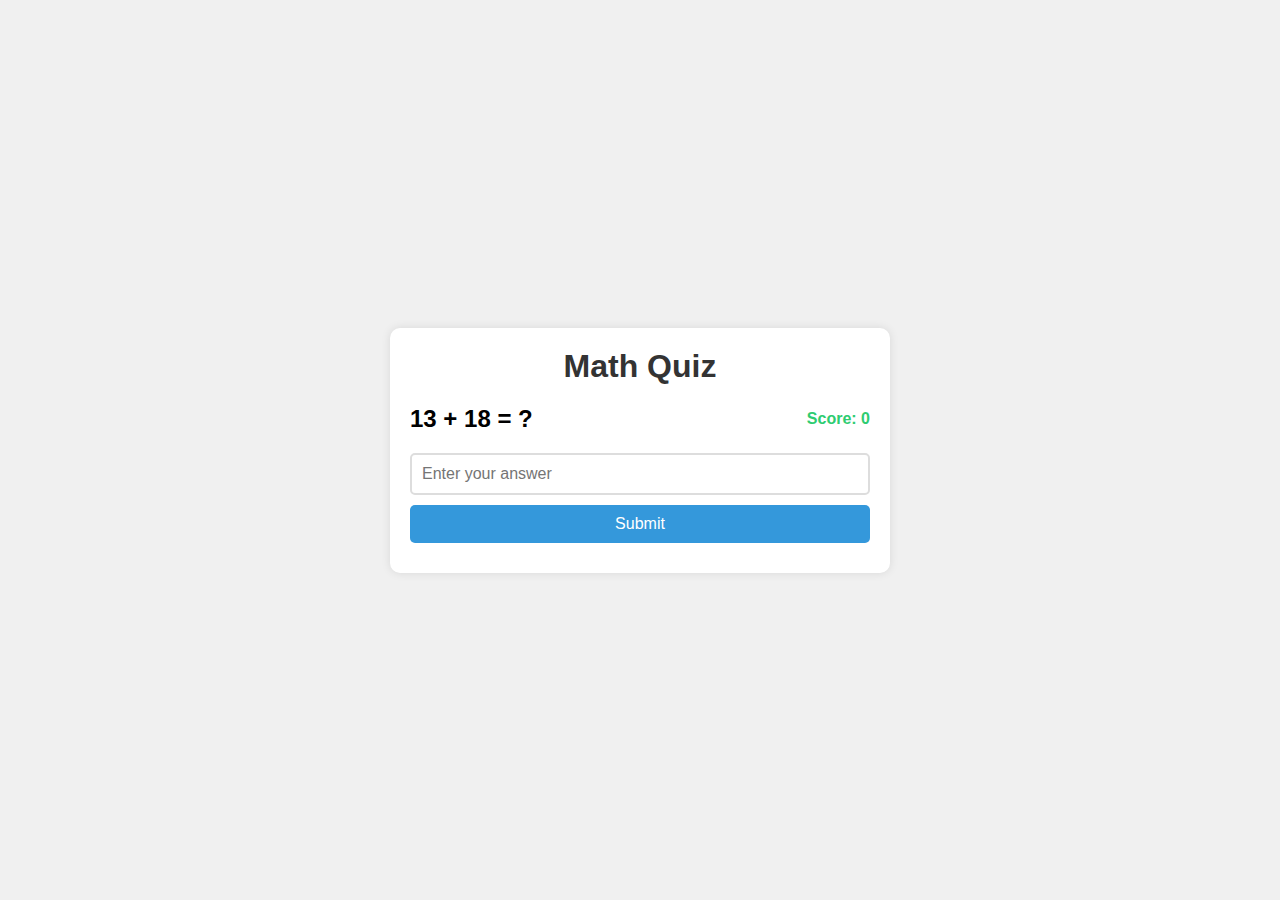
<file: Maths Quiz/index.html>
<!DOCTYPE html>
<html lang="en">
<head>
    <meta charset="UTF-8">
    <meta name="viewport" content="width=device-width, initial-scale=1.0">
    <title>Math Quiz App</title>
    <link rel="stylesheet" href="style.css">
</head>
<body>
    <div class="container">
        <h1>Math Quiz</h1>
        <div id="quiz">
            <div class="quiz-header">
                <p id="question">Question goes here</p>
                <p id="score">Score: 0</p>
            </div>
            <input type="number" id="answer" placeholder="Enter your answer">
            <button onclick="checkAnswer()" id="submit">Submit</button>
            <p id="feedback"></p>
        </div>
    </div>
    <script src="script.js"></script>
</body>
</html>
</file>
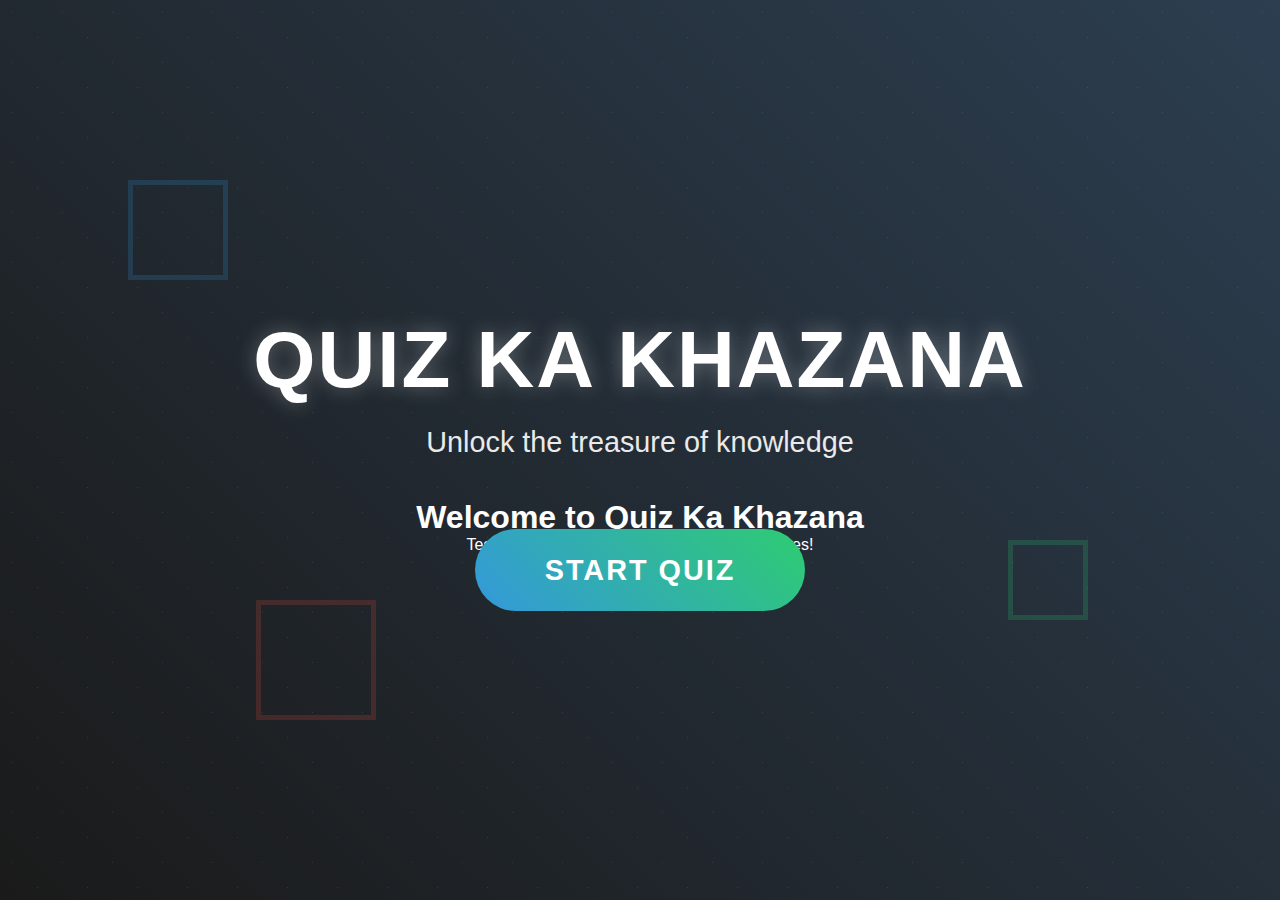
<file: Maths Quiz/home.html>
<!DOCTYPE html>
<html lang="en">
<head>
    <meta charset="UTF-8">
    <meta name="viewport" content="width=device-width, initial-scale=1.0">
    <title>Quiz Ka Khazana</title>
    <style>
        * {
            margin: 0;
            padding: 0;
            box-sizing: border-box;
        }

        body {
            font-family: 'Poppins', sans-serif;
            background: linear-gradient(45deg, #1a1a1a, #2c3e50);
            min-height: 100vh;
            display: flex;
            flex-direction: column;
            justify-content: center;
            align-items: center;
            color: white;
            position: relative;
            overflow: hidden;
        }

        /* Animated Background */
        .background-animation {
            position: absolute;
            width: 100%;
            height: 100%;
            z-index: 1;
            opacity: 0.1;
            background: 
                radial-gradient(circle at 25% 25%, #ffffff 0.5%, transparent 1%),
                radial-gradient(circle at 75% 75%, #ffffff 0.5%, transparent 1%);
            background-size: 50px 50px;
            animation: moveBackground 20s linear infinite;
        }

        @keyframes moveBackground {
            0% {
                background-position: 0 0;
            }
            100% {
                background-position: 50px 50px;
            }
        }

        .content {
            position: relative;
            z-index: 2;
            text-align: center;
        }

        .logo {
            font-size: 4em;
            font-weight: 800;
            margin-bottom: 20px;
            text-transform: uppercase;
            letter-spacing: 2px;
            color: #fff;
            text-shadow: 0 0 20px rgba(255,255,255,0.3);
            animation: glow 2s ease-in-out infinite alternate;
        }

        @keyframes glow {
            from {
                text-shadow: 0 0 10px rgba(255,255,255,0.3);
            }
            to {
                text-shadow: 0 0 20px rgba(255,255,255,0.5),
                            0 0 30px rgba(255,255,255,0.3);
            }
        }

        .tagline {
            font-size: 1.5em;
            margin-bottom: 40px;
            opacity: 0.9;
        }

        .start-btn {
            padding: 20px 60px;
            font-size: 1.5em;
            background: linear-gradient(45deg, #3498db, #2ecc71);
            color: white;
            border: none;
            border-radius: 50px;
            cursor: pointer;
            text-decoration: none;
            transition: transform 0.3s, box-shadow 0.3s;
            text-transform: uppercase;
            font-weight: bold;
            letter-spacing: 2px;
        }

        .start-btn:hover {
            transform: translateY(-5px) scale(1.05);
            box-shadow: 0 10px 20px rgba(0,0,0,0.3);
        }

        /* Floating shapes animation */
        .shapes {
            position: absolute;
            width: 100%;
            height: 100%;
            z-index: 1;
        }

        .shape {
            position: absolute;
            opacity: 0.2;
            animation: float 15s infinite linear;
        }

        .shape:nth-child(1) {
            width: 100px;
            height: 100px;
            border: 5px solid #3498db;
            top: 20%;
            left: 10%;
            animation-delay: 0s;
        }

        .shape:nth-child(2) {
            width: 80px;
            height: 80px;
            border: 5px solid #2ecc71;
            top: 60%;
            right: 15%;
            animation-delay: -5s;
        }

        .shape:nth-child(3) {
            width: 120px;
            height: 120px;
            border: 5px solid #e74c3c;
            bottom: 20%;
            left: 20%;
            animation-delay: -10s;
        }

        @keyframes float {
            0% {
                transform: translate(0, 0) rotate(0deg);
            }
            50% {
                transform: translate(100px, 100px) rotate(180deg);
            }
            100% {
                transform: translate(0, 0) rotate(360deg);
            }
        }

        /* Add these responsive styles at the end of your style section */
        @media screen and (max-width: 768px) {
            .logo {
                font-size: 2.5em; /* Smaller font size for medium screens */
                padding: 0 20px;
            }

            .tagline {
                font-size: 1.2em;
                padding: 0 20px;
            }

            .start-btn {
                padding: 15px 40px;
                font-size: 1.2em;
            }
        }

        @media screen and (max-width: 480px) {
            .logo {
                font-size: 2em; /* Even smaller font size for mobile */
                padding: 0 15px;
            }

            .tagline {
                font-size: 1em;
                padding: 0 15px;
                margin-bottom: 30px;
            }

            .start-btn {
                padding: 12px 30px;
                font-size: 1.1em;
            }

            /* Adjust floating shapes for mobile */
            .shape {
                transform: scale(0.7);
            }

            .shape:nth-child(1) {
                width: 60px;
                height: 60px;
            }

            .shape:nth-child(2) {
                width: 50px;
                height: 50px;
            }

            .shape:nth-child(3) {
                width: 70px;
                height: 70px;
            }
        }

        /* For very small screens */
        @media screen and (max-width: 320px) {
            .logo {
                font-size: 1.8em;
            }

            .tagline {
                font-size: 0.9em;
            }

            .start-btn {
                padding: 10px 25px;
                font-size: 1em;
            }
        }

        /* For landscape orientation on mobile */
        @media screen and (max-height: 500px) {
            .content {
                padding: 20px 0;
            }

            .logo {
                margin-bottom: 10px;
            }

            .tagline {
                margin-bottom: 20px;
            }
        }

        /* For larger screens */
        @media screen and (min-width: 1200px) {
            .logo {
                font-size: 5em;
            }

            .tagline {
                font-size: 1.8em;
            }

            .start-btn {
                padding: 25px 70px;
                font-size: 1.8em;
            }
        }
    </style>
</head>
<body>
    <!-- Animated Background -->
    <div class="background-animation"></div>

    <!-- Floating Shapes -->
    <div class="shapes">
        <div class="shape"></div>
        <div class="shape"></div>
        <div class="shape"></div>
    </div>

    <!-- Main Content -->
    <div class="content">
        <h1 class="logo">Quiz Ka Khazana</h1>
        <p class="tagline">Unlock the treasure of knowledge</p>
        <div class="start-section">
            <h1>Welcome to Quiz Ka Khazana</h1>
            <p>Test your knowledge with our interactive quizzes!</p>
            <a href="quiz.html" class="start-btn" onclick="window.location.href='quiz.html'">Start Quiz</a>
        </div>
    </div>
</body>
</html>
</file>
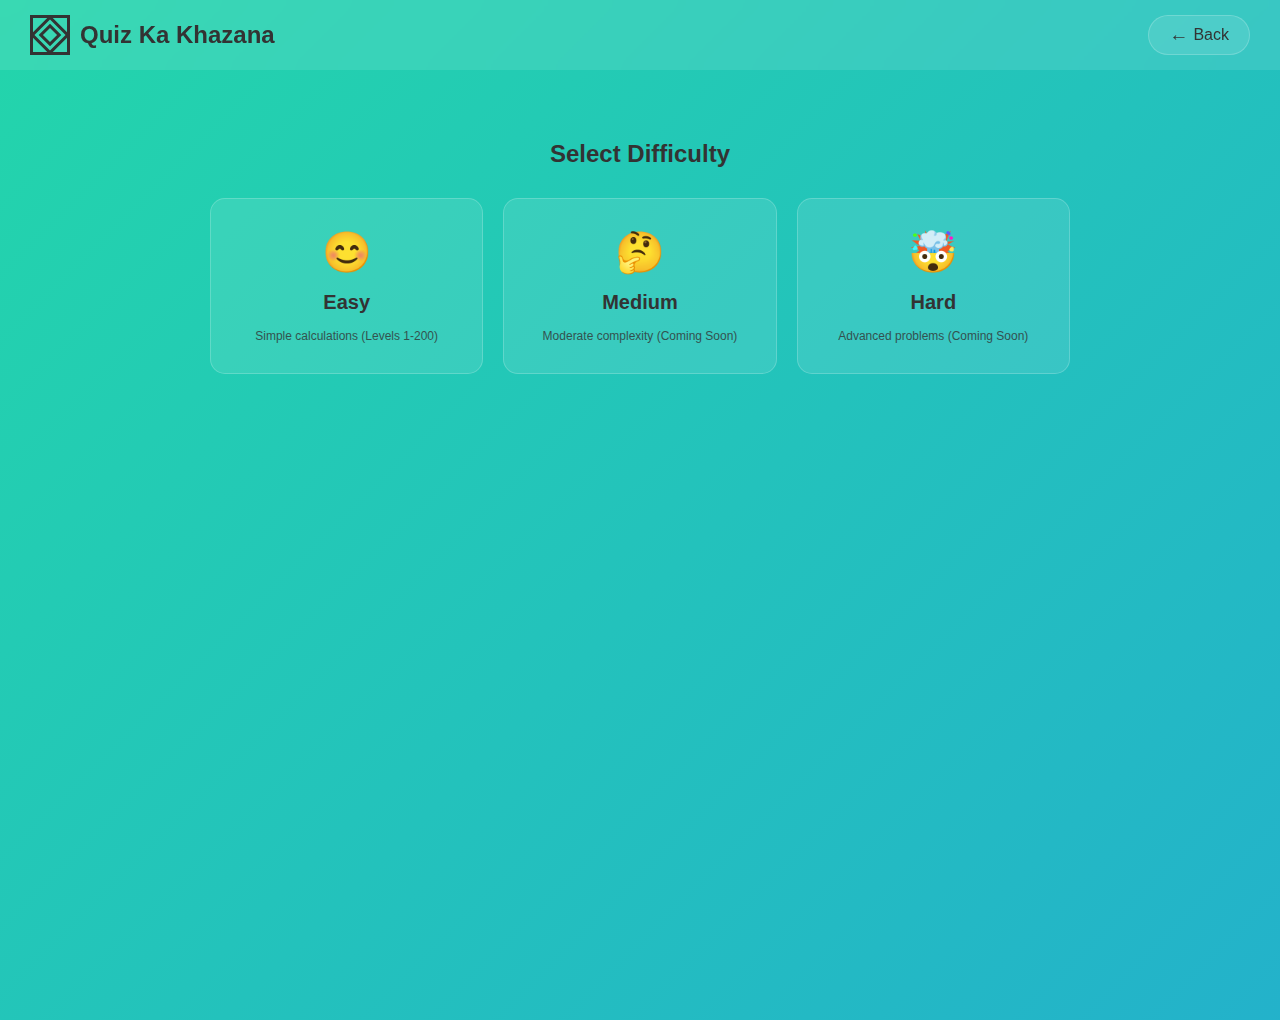
<file: Maths Quiz/mathquiz.html>
<!DOCTYPE html>
<html lang="en">
<head>
    <meta charset="UTF-8">
    <meta name="viewport" content="width=device-width, initial-scale=1.0">
    <title>Math Quiz - Quiz Ka Khazana</title>
    <style>
        /* Root Variables */
        :root {
            --background: linear-gradient(-45deg, #ee7752, #e73c7e, #23a6d5, #23d5ab);
            --card-bg: rgba(255, 255, 255, 0.1);
            --text-color: #333;
            --card-border: rgba(255, 255, 255, 0.2);
            --nav-bg: rgba(255, 255, 255, 0.1);
            --option-text: #333;
            --btn-text: #333;
            transition: all 0.3s ease;
        }

        [data-theme="dark"] {
            --background: linear-gradient(-45deg, #1a1a1a, #2c3e50, #2c3e50, #1a1a1a);
            --card-bg: rgba(0, 0, 0, 0.3);
            --text-color: #ffffff;
            --card-border: rgba(255, 255, 255, 0.1);
            --nav-bg: rgba(0, 0, 0, 0.3);
            --option-text: #ffffff;
            --btn-text: #ffffff;
        }

        * {
            margin: 0;
            padding: 0;
            box-sizing: border-box;
            transition: color 0.3s ease, background-color 0.3s ease;
        }

        body {
            font-family: 'Poppins', sans-serif;
            min-height: 100vh;
            background: var(--background);
            background-size: 400% 400%;
            animation: gradient 15s ease infinite;
            color: var(--text-color);
        }

        /* Quiz Container Styles */
        .quiz-container {
            max-width: 800px;
            margin: 100px auto;
            padding: 20px;
            transition: all 0.5s ease;
        }

        .quiz-header {
            text-align: center;
            margin-bottom: 30px;
        }

        .quiz-title {
            font-size: 2.5em;
            margin-bottom: 10px;
            text-shadow: 2px 2px 4px rgba(0,0,0,0.2);
            color: var(--text-color);
        }

        .timer {
            font-size: 1.5em;
            font-weight: bold;
            text-align: center;
            margin: 15px 0;
            padding: 10px;
            border-radius: 10px;
            background: var(--card-bg);
            box-shadow: 0 2px 8px rgba(0,0,0,0.1);
            transition: all 0.3s ease;
        }

        #time {
            transition: color 0.3s ease;
            font-size: 1.8em;
            display: inline-block;
            min-width: 50px;
        }

        .question-card {
            background: var(--card-bg);
            backdrop-filter: blur(10px);
            border-radius: 20px;
            padding: 30px;
            margin-bottom: 20px;
            box-shadow: 0 4px 6px rgba(0,0,0,0.1);
            border: 1px solid var(--card-border);
        }

        .question {
            font-size: 1.8em;
            margin-bottom: 20px;
            text-align: center;
            color: var(--text-color);
        }

        .options {
            display: grid;
            grid-template-columns: repeat(2, 1fr);
            gap: 15px;
            margin-bottom: 20px;
        }

        .option {
            color: var(--option-text);
            background: var(--card-bg);
            border: 1px solid var(--card-border);
            padding: 15px;
            border-radius: 10px;
            cursor: pointer;
            transition: all 0.3s ease;
            text-align: center;
            font-size: 1.2em;
        }

        .option:hover {
            background: var(--card-bg);
            opacity: 0.9;
        }

        .option.selected {
            background: rgba(46, 204, 113, 0.3);
            color: var(--text-color);
        }

        .option.correct {
            background: rgba(46, 204, 113, 0.3);
            color: var(--text-color);
        }

        .option.wrong {
            background: rgba(231, 76, 60, 0.3);
            color: var(--text-color);
        }

        .controls {
            display: flex;
            justify-content: space-between;
            margin-top: 20px;
        }

        .btn {
            color: var(--btn-text);
            background: var(--card-bg);
            border: none;
            padding: 12px 25px;
            border-radius: 25px;
            cursor: pointer;
            font-size: 1.1em;
            transition: all 0.3s ease;
        }

        .btn:hover {
            transform: translateY(-2px);
            box-shadow: 0 5px 15px rgba(0,0,0,0.2);
        }

        .btn:disabled {
            opacity: 0.5;
            cursor: not-allowed;
        }

        .score {
            text-align: center;
            font-size: 1.2em;
            margin-bottom: 20px;
            color: var(--text-color);
        }

        /* Progress Bar */
        .progress-bar {
            width: 100%;
            height: 10px;
            background: var(--card-bg);
            border-radius: 5px;
            margin-bottom: 20px;
            overflow: hidden;
        }

        .progress {
            height: 100%;
            background: linear-gradient(90deg, #2ecc71, #3498db);
            width: 0%;
            transition: width 0.3s ease;
        }

        @media screen and (max-width: 768px) {
            .quiz-container {
                padding: 15px;
                margin: 80px auto;
            }

            .options {
                grid-template-columns: 1fr;
            }

            .quiz-title {
                font-size: 2em;
            }

            .question {
                font-size: 1.5em;
            }
        }

        /* Navigation links */
        .nav-links a {
            color: var(--text-color);
        }

        /* Logo text */
        .logo-text {
            color: var(--text-color);
        }

        /* Add these new styles for the header */
        .quiz-header-bar {
            position: fixed;
            top: 0;
            left: 0;
            right: 0;
            padding: 15px 30px;
            display: flex;
            justify-content: space-between;
            align-items: center;
            background: var(--nav-bg);
            backdrop-filter: blur(10px);
            z-index: 1000;
        }

        .logo-section {
            display: flex;
            align-items: center;
            gap: 10px;
        }

        .logo {
            width: 40px;
            height: 40px;
            position: relative;
        }

        .logo-box {
            position: absolute;
            width: 100%;
            height: 100%;
            border: 3px solid var(--text-color);
            animation: rotateLogo 6s linear infinite;
        }

        .logo-box:nth-child(1) {
            transform: rotate(0deg);
            animation-duration: 4s;
        }

        .logo-box:nth-child(2) {
            transform: rotate(45deg);
            width: 70%;
            height: 70%;
            left: 15%;
            top: 15%;
            animation-duration: 3s;
            animation-direction: reverse;
        }

        .logo-box:nth-child(3) {
            transform: rotate(-45deg);
            width: 40%;
            height: 40%;
            left: 30%;
            top: 30%;
            animation-duration: 2s;
        }

        .logo-text {
            font-size: 1.5em;
            font-weight: bold;
            color: var(--text-color);
            text-decoration: none;
        }

        .back-btn {
            padding: 8px 20px;
            border-radius: 20px;
            background: var(--card-bg);
            color: var(--text-color);
            border: 1px solid var(--card-border);
            cursor: pointer;
            font-size: 1em;
            display: flex;
            align-items: center;
            gap: 5px;
            transition: all 0.3s ease;
        }

        .back-btn:hover {
            transform: translateX(-5px);
            box-shadow: 0 5px 15px rgba(0,0,0,0.2);
        }

        .back-btn::before {
            content: '←';
            font-size: 1.2em;
        }

        /* Update quiz container margin */
        .quiz-container {
            margin-top: 120px; /* Increased margin to account for fixed header */
        }

        @media screen and (max-width: 768px) {
            .quiz-header-bar {
                padding: 10px 15px;
            }

            .logo {
                width: 30px;
                height: 30px;
            }

            .logo-text {
                font-size: 1.2em;
            }

            .back-btn {
                padding: 6px 15px;
                font-size: 0.9em;
            }
        }

        /* Level Selection Styles */
        .level-selection {
            max-width: 1200px;
            margin: 120px auto 0;
            padding: 20px;
        }

        .level-search {
            margin: 20px 0;
            text-align: center;
        }

        .level-search input {
            padding: 10px 20px;
            width: 200px;
            border-radius: 20px;
            border: 1px solid var(--card-border);
            background: var(--card-bg);
            color: var(--text-color);
            font-size: 1em;
        }

        .level-grid {
            display: grid;
            grid-template-columns: repeat(auto-fill, minmax(80px, 1fr));
            gap: 10px;
            padding: 20px;
            max-height: 70vh;
            overflow-y: auto;
        }

        .level-btn {
            background: var(--card-bg);
            border: 1px solid var(--card-border);
            padding: 10px;
            border-radius: 10px;
            cursor: pointer;
            color: var(--text-color);
            transition: all 0.3s ease;
            position: relative;
        }

        .level-btn:hover {
            transform: translateY(-3px);
            box-shadow: 0 5px 15px rgba(0,0,0,0.2);
        }

        .level-btn.locked {
            opacity: 0.7;
            cursor: not-allowed;
            background: rgba(0,0,0,0.1);
        }

        .level-btn.completed {
            border-color: #2ecc71;
        }

        .level-btn.current {
            border-color: #3498db;
            box-shadow: 0 0 10px rgba(52, 152, 219, 0.5);
        }

        .level-number {
            font-size: 1em;
            font-weight: bold;
        }

        .level-score {
            font-size: 0.8em;
            margin-top: 5px;
            color: #2ecc71;
        }

        @media screen and (max-width: 768px) {
            .level-grid {
                grid-template-columns: repeat(auto-fill, minmax(60px, 1fr));
            }
        }

        /* Difficulty Selection Styles */
        .difficulty-selection {
            max-width: 900px;
            margin: 120px auto 0;
            padding: 20px;
            text-align: center;
        }

        .difficulty-buttons {
            display: grid;
            grid-template-columns: repeat(3, 1fr);
            gap: 20px;
            margin-top: 30px;
        }

        .difficulty-btn {
            background: var(--card-bg);
            border: 1px solid var(--card-border);
            padding: 30px 20px;
            border-radius: 15px;
            cursor: pointer;
            color: var(--text-color);
            transition: all 0.3s ease;
            display: flex;
            flex-direction: column;
            align-items: center;
            gap: 15px;
        }

        .difficulty-btn:hover {
            transform: translateY(-5px);
            box-shadow: 0 5px 15px rgba(0,0,0,0.2);
        }

        .difficulty-icon {
            font-size: 3em;
        }

        .difficulty-name {
            font-size: 1.5em;
            font-weight: bold;
        }

        .difficulty-desc {
            font-size: 0.9em;
            opacity: 0.8;
        }

        /* Level Selection Header */
        .level-header {
            display: flex;
            align-items: center;
            gap: 20px;
            margin-bottom: 30px;
        }

        .back-to-difficulty {
            background: var(--card-bg);
            border: 1px solid var(--card-border);
            padding: 10px 20px;
            border-radius: 25px;
            cursor: pointer;
            color: var(--text-color);
            display: flex;
            align-items: center;
            gap: 10px;
            transition: all 0.3s ease;
        }

        .back-to-difficulty:hover {
            transform: translateX(-5px);
        }

        .back-arrow {
            font-size: 1.2em;
        }

        /* Responsive Design */
        @media screen and (max-width: 768px) {
            .difficulty-buttons {
                grid-template-columns: 1fr;
            }
        }

        /* Quiz buttons container */
        .quiz-buttons {
            display: flex;
            gap: 15px;
            justify-content: center;
            margin-top: 20px;
        }

        .quiz-buttons .btn {
            min-width: 150px;
        }

        /* Add styles for success/retry messages */
        .success-message {
            color: #2ecc71;
            font-weight: bold;
            margin: 10px 0;
            font-size: 1.2em;
        }

        .retry-message {
            color: #e74c3c;
            font-weight: bold;
            margin: 10px 0;
            font-size: 1.2em;
        }

        /* Add new styles for feedback */
        .feedback-container {
            margin-top: 20px;
            padding: 20px;
            border-radius: 10px;
            background: var(--card-bg);
            text-align: center;
        }

        .feedback-message {
            font-size: 1.2em;
            margin-bottom: 15px;
        }

        .feedback-message .success {
            color: #2ecc71;
        }

        .feedback-message .error {
            color: #e74c3c;
        }

        .explanation {
            background: rgba(0, 0, 0, 0.1);
            padding: 15px;
            border-radius: 8px;
            margin: 15px 0;
            text-align: left;
        }

        .feedback-buttons {
            display: flex;
            gap: 15px;
            justify-content: center;
            margin-top: 20px;
        }

        .retry-btn {
            background: #3498db;
        }

        .next-btn {
            background: #2ecc71;
        }

        .option {
            position: relative;
            overflow: hidden;
        }

        .option.correct::after {
            content: '✓';
            position: absolute;
            right: 10px;
            color: #2ecc71;
        }

        .option.wrong::after {
            content: '×';
            position: absolute;
            right: 10px;
            color: #e74c3c;
        }

        /* Base theme styles */
        .quiz-container {
            transition: all 0.5s ease;
        }

        /* Theme-specific text colors and styles */
        .theme-beginner {
            --theme-bg: linear-gradient(120deg, #a1c4fd 0%, #c2e9fb 100%);
            --theme-card: rgba(255, 255, 255, 0.9);
            --theme-accent: #4facfe;
            --theme-text: #2c3e50;
            --theme-text-secondary: #34495e;
            --theme-question: #1a5f7a;
            --theme-option-text: #2980b9;
        }

        .theme-intermediate {
            --theme-bg: linear-gradient(120deg, #f6d365 0%, #fda085 100%);
            --theme-card: rgba(255, 255, 255, 0.85);
            --theme-accent: #fd9f85;
            --theme-text: #c0392b;
            --theme-text-secondary: #d35400;
            --theme-question: #e67e22;
            --theme-option-text: #d35400;
        }

        .theme-advanced {
            --theme-bg: linear-gradient(120deg, #ff9a9e 0%, #fad0c4 100%);
            --theme-card: rgba(255, 255, 255, 0.8);
            --theme-accent: #ff9a9e;
            --theme-text: #8e44ad;
            --theme-text-secondary: #9b59b6;
            --theme-question: #8e44ad;
            --theme-option-text: #9b59b6;
        }

        .theme-special {
            --theme-bg: linear-gradient(to right, #fc466b, #3f5efb);
            --theme-card: rgba(255, 255, 255, 0.9);
            --theme-accent: #fc466b;
            --theme-text: #ffffff;
            --theme-text-secondary: rgba(255, 255, 255, 0.9);
            --theme-question: #ffffff;
            --theme-option-text: #3f5efb;
        }

        /* Apply theme text colors */
        [class*="theme-"] .quiz-title {
            color: var(--theme-text);
            text-shadow: 2px 2px 4px rgba(0,0,0,0.1);
            font-weight: bold;
            letter-spacing: 1px;
        }

        [class*="theme-"] .question {
            color: var(--theme-question);
            font-weight: 600;
            text-shadow: 1px 1px 2px rgba(0,0,0,0.1);
        }

        [class*="theme-"] .option {
            color: var(--theme-option-text);
            font-weight: 500;
            border: 2px solid var(--theme-accent);
        }

        [class*="theme-"] .timer {
            color: var(--theme-text-secondary);
            font-weight: 600;
        }

        /* Theme-specific option styles */
        .theme-beginner .option {
            background: linear-gradient(45deg, rgba(255,255,255,0.9), rgba(255,255,255,0.7));
        }

        .theme-intermediate .option {
            background: linear-gradient(45deg, rgba(255,255,255,0.95), rgba(255,255,255,0.8));
        }

        .theme-advanced .option {
            background: linear-gradient(45deg, rgba(255,255,255,0.9), rgba(255,255,255,0.75));
        }

        .theme-special .option {
            background: linear-gradient(45deg, rgba(255,255,255,0.95), rgba(255,255,255,0.85));
            border-width: 3px;
        }

        /* Theme-specific hover effects */
        [class*="theme-"] .option:hover {
            color: white;
            background: var(--theme-accent);
            text-shadow: 1px 1px 2px rgba(0,0,0,0.2);
        }

        /* Theme-specific feedback text */
        [class*="theme-"] .feedback-message {
            color: var(--theme-text);
            font-weight: bold;
        }

        [class*="theme-"] .explanation {
            color: var(--theme-text-secondary);
        }

        /* Updated Options Styling */
        .options-grid {
            display: grid;
            grid-template-columns: 1fr 1fr;
            gap: 20px;
            padding: 20px;
        }

        .option {
            position: relative;
            padding: 25px;
            border-radius: 15px;
            cursor: pointer;
            font-size: 1.5em;
            font-weight: 600;
            text-align: center;
            transition: all 0.4s cubic-bezier(0.4, 0, 0.2, 1);
            border: none;
            overflow: hidden;
        }

        /* Theme-specific option styles */
        .theme-beginner .option {
            background: linear-gradient(135deg, #a1c4fd 0%, #c2e9fb 100%);
            color: #2c3e50;
            box-shadow: 0 4px 15px rgba(161, 196, 253, 0.3);
        }

        .theme-intermediate .option {
            background: linear-gradient(135deg, #f6d365 0%, #fda085 100%);
            color: #c0392b;
            box-shadow: 0 4px 15px rgba(246, 211, 101, 0.3);
        }

        .theme-advanced .option {
            background: linear-gradient(135deg, #ff9a9e 0%, #fad0c4 100%);
            color: #8e44ad;
            box-shadow: 0 4px 15px rgba(255, 154, 158, 0.3);
        }

        .theme-special .option {
            background: linear-gradient(135deg, #fc466b 0%, #3f5efb 100%);
            color: white;
            box-shadow: 0 4px 15px rgba(252, 70, 107, 0.3);
        }

        /* Option hover effects */
        .option:hover {
            transform: translateY(-5px) scale(1.02);
            box-shadow: 0 8px 25px rgba(0, 0, 0, 0.2);
        }

        .option::before {
            content: '';
            position: absolute;
            top: 0;
            left: 0;
            width: 100%;
            height: 100%;
            background: linear-gradient(45deg, transparent, rgba(255, 255, 255, 0.2), transparent);
            transform: translateX(-100%);
            transition: 0.6s;
        }

        .option:hover::before {
            transform: translateX(100%);
        }

        /* Selected state */
        .option.selected {
            transform: scale(0.98);
            box-shadow: inset 0 2px 8px rgba(0, 0, 0, 0.2);
        }

        /* Correct answer animation */
        .option.correct {
            animation: correctPulse 0.6s ease-out;
            background: linear-gradient(135deg, #2ecc71, #27ae60);
            color: white;
        }

        /* Wrong answer animation */
        .option.wrong {
            animation: wrongShake 0.6s ease-out;
            background: linear-gradient(135deg, #e74c3c, #c0392b);
            color: white;
        }

        @keyframes correctPulse {
            0% { transform: scale(1); }
            50% { transform: scale(1.1); }
            100% { transform: scale(1); }
        }

        @keyframes wrongShake {
            0%, 100% { transform: translateX(0); }
            20%, 60% { transform: translateX(-5px); }
            40%, 80% { transform: translateX(5px); }
        }

        /* Responsive design */
        @media screen and (max-width: 768px) {
            .options-grid {
                grid-template-columns: 1fr;
                gap: 15px;
                padding: 15px;
            }

            .option {
                padding: 20px;
                font-size: 1.2em;
            }
        }

        /* Timer warning animations */
        @keyframes timerPulse {
            0% { transform: scale(1); }
            50% { transform: scale(1.1); }
            100% { transform: scale(1); }
        }

        #time.warning {
            animation: timerPulse 1s infinite;
        }
    </style>
</head>
<body>
    <!-- Replace the navbar with this new header -->
    <div class="quiz-header-bar">
        <div class="logo-section">
            <div class="logo">
                <div class="logo-box"></div>
                <div class="logo-box"></div>
                <div class="logo-box"></div>
            </div>
            <span class="logo-text">Quiz Ka Khazana</span>
        </div>
        <button class="back-btn" onclick="handleBackNavigation()">Back</button>
    </div>

    <!-- First add the difficulty selection screen -->
    <div class="difficulty-selection" id="difficultySelection">
        <h2>Select Difficulty</h2>
        <div class="difficulty-buttons">
            <button class="difficulty-btn" onclick="showLevels('easy')">
                <span class="difficulty-icon">😊</span>
                <span class="difficulty-name">Easy</span>
                <span class="difficulty-desc">Simple calculations (Levels 1-200)</span>
            </button>
            <button class="difficulty-btn" onclick="showLevels('medium')">
                <span class="difficulty-icon">🤔</span>
                <span class="difficulty-name">Medium</span>
                <span class="difficulty-desc">Moderate complexity (Coming Soon)</span>
            </button>
            <button class="difficulty-btn" onclick="showLevels('hard')">
                <span class="difficulty-icon">🤯</span>
                <span class="difficulty-name">Hard</span>
                <span class="difficulty-desc">Advanced problems (Coming Soon)</span>
            </button>
        </div>
    </div>

    <!-- Level selection screen (initially hidden) -->
    <div class="level-selection" id="levelSelection" style="display: none;">
        <div class="level-header">
            <button class="back-to-difficulty" onclick="showDifficultySelection()">
                <span class="back-arrow">←</span> Back to Difficulties
            </button>
            <h2 id="levelSelectionTitle">Easy Mode Levels</h2>
        </div>
        <div class="level-search">
            <input type="text" id="levelSearchInput" placeholder="Search level (1-200)...">
        </div>
        <div class="level-grid" id="levelGrid">
            <!-- Levels will be generated by JavaScript -->
        </div>
    </div>

    <!-- Hide the quiz container initially -->
    <div class="quiz-container" id="quizContainer" style="display: none;">
        <div class="quiz-header">
            <h1 class="quiz-title">Level ${currentLevel}</h1>
            <div class="timer">Time: <span id="time">30</span>s</div>
        </div>
        <div class="question-container">
            <div id="question" class="question"></div>
            <div id="options" class="options-grid"></div>
        </div>
        <div id="feedback" class="feedback-container" style="display: none;">
            <div class="feedback-message"></div>
            <div class="correct-answer"></div>
            <div class="feedback-buttons">
                <button class="btn retry-btn" onclick="retryQuestion()">Try Again</button>
                <button class="btn next-btn" onclick="nextLevel()">Next Level</button>
            </div>
        </div>
    </div>

    <script>
        // Quiz questions for different levels
        const questions = {
            easy: [
                {
                    question: "What is 5 + 3?",
                    options: ["6", "7", "8", "9"],
                    correct: 2
                },
                {
                    question: "What is 10 - 4?",
                    options: ["4", "5", "6", "7"],
                    correct: 2
                },
                {
                    question: "What is 2 × 5?",
                    options: ["8", "9", "10", "11"],
                    correct: 2
                },
                // Add more easy questions
            ],
            medium: [
                {
                    question: "What is 12 × 8?",
                    options: ["86", "96", "92", "94"],
                    correct: 1
                },
                {
                    question: "What is 45 ÷ 5?",
                    options: ["8", "9", "7", "6"],
                    correct: 1
                },
                {
                    question: "What is 23 + 59?",
                    options: ["82", "81", "83", "84"],
                    correct: 0
                },
                // Add more medium questions
            ],
            hard: [
                {
                    question: "What is 125 × 12?",
                    options: ["1500", "1400", "1600", "1550"],
                    correct: 0
                },
                {
                    question: "What is 256 ÷ 8?",
                    options: ["30", "31", "32", "33"],
                    correct: 2
                },
                {
                    question: "What is 789 - 567?",
                    options: ["222", "221", "223", "224"],
                    correct: 0
                },
                // Add more hard questions
            ]
        };

        let currentLevel = 1;
        let maxUnlockedLevel = 1;
        const totalLevels = 200;
        let currentQuestions = [];
        let currentQuestion = 0;
        let score = 0;
        let timeLeft = 30;
        let timer;
        let currentDifficulty = '';
        let currentScreen = 'difficulty'; // 'difficulty', 'levels', 'quiz'

        function generateLevels() {
            const levelGrid = document.getElementById('levelGrid');
            levelGrid.innerHTML = ''; // Clear existing levels
            
            // Load saved progress
            const savedProgress = localStorage.getItem('mathQuizProgress');
            if (savedProgress) {
                const progress = JSON.parse(savedProgress);
                maxUnlockedLevel = progress.maxUnlockedLevel;
                currentLevel = progress.currentLevel;
            }

            // Generate 200 levels
            for (let i = 1; i <= totalLevels; i++) {
                const levelBtn = document.createElement('button');
                levelBtn.className = `level-btn ${i > maxUnlockedLevel ? 'locked' : ''}`;
                if (i === currentLevel) levelBtn.classList.add('current');
                if (i < currentLevel) levelBtn.classList.add('completed');
                
                levelBtn.onclick = i <= maxUnlockedLevel ? () => startLevel(i) : null;

                const levelNumber = document.createElement('div');
                levelNumber.className = 'level-number';
                levelNumber.textContent = `${i}`;

                // Add score if level is completed
                if (i < currentLevel) {
                    const score = document.createElement('div');
                    score.className = 'level-score';
                    score.textContent = '★★★';
                    levelBtn.appendChild(score);
                }

                levelBtn.appendChild(levelNumber);
                levelGrid.appendChild(levelBtn);
            }
        }

        // Search functionality
        document.getElementById('levelSearchInput').addEventListener('input', function(e) {
            const searchValue = e.target.value.trim();
            const levels = document.querySelectorAll('.level-btn');
            
            levels.forEach(level => {
                const levelNum = level.querySelector('.level-number').textContent;
                if (levelNum.includes(searchValue)) {
                    level.style.display = 'block';
                } else {
                    level.style.display = 'none';
                }
            });
        });

        function startLevel(level) {
            currentLevel = level;
            // Save progress
            localStorage.setItem('mathQuizProgress', JSON.stringify({
                difficulty: currentDifficulty,
                maxUnlockedLevel,
                currentLevel
            }));

            // Start the quiz
            startQuiz(currentDifficulty, level);
        }

        // Update startQuiz function to apply themes
        function startQuiz(difficulty, level) {
            const quizContainer = document.getElementById('quizContainer');
            
            // Remove existing theme classes
            quizContainer.className = 'quiz-container';

            // Apply appropriate theme
            if (level % 10 === 0) {
                quizContainer.classList.add('theme-special');
            } else if (level <= 50) {
                quizContainer.classList.add('theme-beginner');
            } else if (level <= 150) {
                quizContainer.classList.add('theme-intermediate');
            } else {
                quizContainer.classList.add('theme-advanced');
            }

            // Add timer initialization
            startTimer();

            // Existing quiz start code
            currentScreen = 'quiz';
            document.getElementById('levelSelection').style.display = 'none';
            document.getElementById('difficultySelection').style.display = 'none';
            quizContainer.style.display = 'block';
            
            document.querySelector('.quiz-title').textContent = `Level ${level}`;
            generateQuestionForLevel(level);
            showQuestion();
        }

        // Generate single question for level
        function generateQuestionForLevel(level) {
            let question;

            // Fun question every 10th level
            if (level % 10 === 0) {
                question = generateFunQuestion(level);
            } else {
                if (level <= 50) {
                    question = generateBeginnerQuestion(level);
                } else if (level <= 150) {
                    question = generateIntermediateQuestion(level);
                } else {
                    question = generateAdvancedQuestion(level);
                }
            }

            currentQuestions = [question]; // Only one question
            currentQuestion = 0;
        }

        // Generate beginner questions (Levels 1-50)
        function generateBeginnerQuestion(level) {
            const maxNum = Math.min(5 + Math.floor(level/2), 20);
            const num1 = Math.floor(Math.random() * maxNum) + 1;
            const num2 = Math.floor(Math.random() * maxNum) + 1;
            const operation = Math.random() < 0.7 ? '+' : '-'; // More addition in beginning

            const finalNum1 = operation === '-' ? Math.max(num1, num2) : num1;
            const finalNum2 = operation === '-' ? Math.min(num1, num2) : num2;
            const answer = operation === '+' ? finalNum1 + finalNum2 : finalNum1 - finalNum2;

            return createQuestionObject(
                `${finalNum1} ${operation} ${finalNum2} = ?`,
                answer,
                generateWrongOptions(answer, operation, 'beginner')
            );
        }

        // Generate intermediate questions (Levels 51-150)
        function generateIntermediateQuestion(level) {
            const maxNum = Math.min(20 + Math.floor((level-50)/2), 50);
            const num1 = Math.floor(Math.random() * maxNum) + 10;
            const num2 = Math.floor(Math.random() * maxNum) + 10;
            const operation = Math.random() < 0.5 ? '+' : '-';

            const finalNum1 = operation === '-' ? Math.max(num1, num2) : num1;
            const finalNum2 = operation === '-' ? Math.min(num1, num2) : num2;
            const answer = operation === '+' ? finalNum1 + finalNum2 : finalNum1 - finalNum2;

            return createQuestionObject(
                `${finalNum1} ${operation} ${finalNum2} = ?`,
                answer,
                generateWrongOptions(answer, operation, 'intermediate')
            );
        }

        // Generate advanced questions (Levels 151-200)
        function generateAdvancedQuestion(level) {
            const maxNum = Math.min(50 + Math.floor((level-150)*2), 100);
            const num1 = Math.floor(Math.random() * maxNum) + 20;
            const num2 = Math.floor(Math.random() * maxNum) + 20;
            const operation = Math.random() < 0.5 ? '+' : '-';

            const finalNum1 = operation === '-' ? Math.max(num1, num2) : num1;
            const finalNum2 = operation === '-' ? Math.min(num1, num2) : num2;
            const answer = operation === '+' ? finalNum1 + finalNum2 : finalNum1 - finalNum2;

            return createQuestionObject(
                `${finalNum1} ${operation} ${finalNum2} = ?`,
                answer,
                generateWrongOptions(answer, operation, 'advanced')
            );
        }

        // Generate fun/joke questions
        function generateFunQuestion(level) {
            const funQuestions = [
                {
                    q: "What's funnier than 24 + 1?",
                    a: "25",
                    options: ["24", "26", "25", "23"],
                    correct: 2
                },
                {
                    q: "If you have 0 cookies and eat -2 cookies, how many do you have?",
                    a: "Still 0",
                    options: ["2", "-2", "Still 0", "Impossible!"],
                    correct: 2
                },
                {
                    q: "What's 1+1 in binary?",
                    a: "10",
                    options: ["2", "10", "11", "01"],
                    correct: 1
                },
                {
                    q: "If 2+2=4, what's 2+2-2+2?",
                    a: "4",
                    options: ["6", "2", "8", "4"],
                    correct: 3
                },
                {
                    q: "What's the sum of all numbers from 0 to -1?",
                    a: "Nice try!",
                    options: ["0", "-1", "Nice try!", "1"],
                    correct: 2
                }
            ];

            const index = Math.floor(level/10) % funQuestions.length;
            return funQuestions[index];
        }

        // Generate wrong options based on difficulty
        function generateWrongOptions(correctAnswer, operation, difficulty) {
            const wrongOptions = new Set();
            let range;

            switch(difficulty) {
                case 'beginner':
                    range = 2;
                    break;
                case 'intermediate':
                    range = 5;
                    break;
                case 'advanced':
                    range = 10;
                    break;
            }

            while (wrongOptions.size < 3) {
                let wrongAnswer = correctAnswer + (Math.floor(Math.random() * (range*2+1)) - range);
                if (wrongAnswer > 0 && wrongAnswer !== correctAnswer) {
                    wrongOptions.add(wrongAnswer.toString());
                }
            }

            return Array.from(wrongOptions);
        }

        // Helper function to create question object
        function createQuestionObject(questionText, answer, wrongOptions) {
            const options = shuffleArray([...wrongOptions, answer.toString()]);
            return {
                question: questionText,
                options: options,
                correct: options.indexOf(answer.toString())
            };
        }

        // Shuffle array function
        function shuffleArray(array) {
            for (let i = array.length - 1; i > 0; i--) {
                const j = Math.floor(Math.random() * (i + 1));
                [array[i], array[j]] = [array[j], array[i]];
            }
            return array;
        }

        // Show question
        function showQuestion() {
            if (currentQuestion >= currentQuestions.length) {
                endQuiz();
                return;
            }

            const question = currentQuestions[currentQuestion];
            document.getElementById('question').textContent = question.question;
            
            const optionsContainer = document.getElementById('options');
            optionsContainer.innerHTML = '';
            
            question.options.forEach((option, index) => {
                const button = document.createElement('button');
                button.className = 'option';
                button.textContent = option;
                button.onclick = () => selectOption(index);
                optionsContainer.appendChild(button);
            });

            updateNavButtons();
        }

        // Select option
        function selectOption(index) {
            clearInterval(timer);
            const quizContainer = document.getElementById('quizContainer');
            const selectedOption = document.querySelectorAll('.option')[index];
            
            if (index === currentQuestions[0].correct) {
                if (quizContainer.classList.contains('theme-special')) {
                    showSpecialCelebration();
                } else if (quizContainer.classList.contains('theme-beginner')) {
                    showBeginnerCelebration();
                } else if (quizContainer.classList.contains('theme-intermediate')) {
                    showIntermediateCelebration();
                } else {
                    showAdvancedCelebration();
                }
            }
            
            const options = document.querySelectorAll('.option');
            
            options.forEach(option => {
                option.disabled = true;
                option.classList.remove('selected');
            });
            
            selectedOption.classList.add('selected');
            
            if (index === currentQuestions[0].correct) {
                selectedOption.classList.add('correct');
                score = 1;
                updateLevelProgress();
            } else {
                selectedOption.classList.add('wrong');
                options[currentQuestions[0].correct].classList.add('correct');
            }
            
            const feedbackContainer = document.getElementById('feedback');
            const feedbackMessage = feedbackContainer.querySelector('.feedback-message');
            const correctAnswerDiv = feedbackContainer.querySelector('.correct-answer');
            
            if (index === currentQuestions[0].correct) {
                feedbackMessage.innerHTML = `
                    <span class="success">✨ Correct! Well done!</span>
                `;
                correctAnswerDiv.innerHTML = `
                    <div class="explanation">
                        <p>The correct answer is: ${currentQuestions[0].options[currentQuestions[0].correct]}</p>
                        <p>Explanation: ${getExplanation(currentQuestions[0])}</p>
                    </div>
                `;
            } else {
                feedbackMessage.innerHTML = `
                    <span class="error">Not quite right. Let's try again!</span>
                `;
                correctAnswerDiv.innerHTML = `
                    <div class="explanation">
                        <p>The correct answer is: ${currentQuestions[0].options[currentQuestions[0].correct]}</p>
                        <p>Explanation: ${getExplanation(currentQuestions[0])}</p>
                    </div>
                `;
            }
            
            feedbackContainer.style.display = 'block';
        }

        // Get explanation for the answer
        function getExplanation(question) {
            const parts = question.question.split(' ');
            if (parts.length === 4) { // Regular math question
                const num1 = parseInt(parts[0]);
                const operation = parts[1];
                const num2 = parseInt(parts[2]);
                const answer = operation === '+' ? num1 + num2 : num1 - num2;
                return `${num1} ${operation} ${num2} = ${answer}. 
                        ${operation === '+' ? 'Add' : 'Subtract'} the numbers step by step.`;
            }
            return question.explanation || "Practice makes perfect!";
        }

        // Retry question
        function retryQuestion() {
            const feedbackContainer = document.getElementById('feedback');
            const options = document.querySelectorAll('.option');
            
            feedbackContainer.style.display = 'none';
            options.forEach(option => {
                option.disabled = false;
                option.classList.remove('selected', 'correct', 'wrong');
            });
            
            // Reset timer
            timeLeft = 30;
        }

        // Next level
        function nextLevel() {
            if (score === 1) {
                currentLevel++;
                startQuiz('easy', currentLevel);
            } else {
                showLevels('easy');
            }
        }

        // Update end quiz function
        function endQuiz() {
            clearInterval(timer);
            const feedbackContainer = document.getElementById('feedback');
            feedbackContainer.style.display = 'block';
        }

        // Timer
        function startTimer() {
            clearInterval(timer); // Clear any existing timer
            timeLeft = 30;
            updateTimerDisplay();

            timer = setInterval(() => {
                timeLeft--;
                updateTimerDisplay();

                if (timeLeft <= 0) {
                    clearInterval(timer);
                    handleTimeUp();
                }
            }, 1000);
        }

        function updateTimerDisplay() {
            const timerElement = document.getElementById('time');
            if (timerElement) {
                timerElement.textContent = timeLeft;
                
                // Add warning colors
                if (timeLeft <= 10) {
                    timerElement.style.color = '#e74c3c';
                } else if (timeLeft <= 20) {
                    timerElement.style.color = '#f39c12';
                } else {
                    timerElement.style.color = '#2ecc71';
                }
            }
        }

        function handleTimeUp() {
            const options = document.querySelectorAll('.option');
            options.forEach(option => option.disabled = true);
            
            // Show correct answer
            const question = currentQuestions[0];
            const correctOption = options[question.correct];
            correctOption.classList.add('correct');

            // Show feedback
            const feedbackContainer = document.getElementById('feedback');
            const feedbackMessage = feedbackContainer.querySelector('.feedback-message');
            const correctAnswerDiv = feedbackContainer.querySelector('.correct-answer');
            
            feedbackMessage.innerHTML = `
                <span class="error">Time's up! Let's try again.</span>
            `;
            correctAnswerDiv.innerHTML = `
                <div class="explanation">
                    <p>The correct answer is: ${question.options[question.correct]}</p>
                    <p>Explanation: ${getExplanation(question)}</p>
                </div>
            `;
            
            feedbackContainer.style.display = 'block';
        }

        // Update progress bar
        function updateProgress() {
            const progress = ((currentQuestion + 1) / currentQuestions.length) * 100;
            document.getElementById('progress').style.width = `${progress}%`;
        }

        // Update level progression
        function updateLevelProgress() {
            if (score >= 4) { // Need 4 out of 5 correct to advance
                maxUnlockedLevel = Math.max(maxUnlockedLevel, currentLevel + 1);
                localStorage.setItem('mathQuizProgress', JSON.stringify({
                    difficulty: currentDifficulty,
                    maxUnlockedLevel,
                    currentLevel
                }));
            }
        }

        // Hide quiz container initially
        document.addEventListener('DOMContentLoaded', function() {
            document.getElementById('quizContainer').style.display = 'none';
        });

        // Update the dark mode handler
        document.addEventListener('DOMContentLoaded', function() {
            const savedSettings = localStorage.getItem('quizSettings');
            if (savedSettings) {
                const settings = JSON.parse(savedSettings);
                if (settings.darkMode) {
                    document.documentElement.setAttribute('data-theme', 'dark');
                } else {
                    document.documentElement.setAttribute('data-theme', 'light');
                }
            }
        });

        // Listen for settings changes
        window.addEventListener('storage', function(e) {
            if (e.key === 'settingsUpdated') {
                const settings = JSON.parse(localStorage.getItem('quizSettings'));
                document.documentElement.setAttribute('data-theme', 
                    settings.darkMode ? 'dark' : 'light');
            }
        });

        // Show difficulty selection
        function showDifficultySelection() {
            currentScreen = 'difficulty';
            document.getElementById('difficultySelection').style.display = 'block';
            document.getElementById('levelSelection').style.display = 'none';
            document.getElementById('quizContainer').style.display = 'none';
        }

        // Show levels for selected difficulty
        function showLevels(difficulty) {
            if (difficulty === 'medium' || difficulty === 'hard') {
                alert('This difficulty level is coming soon!');
                return;
            }

            currentScreen = 'levels';
            currentDifficulty = difficulty;
            document.getElementById('difficultySelection').style.display = 'none';
            document.getElementById('levelSelection').style.display = 'block';
            document.getElementById('quizContainer').style.display = 'none';
            document.getElementById('levelSelectionTitle').textContent = 
                `${difficulty.charAt(0).toUpperCase() + difficulty.slice(1)} Mode Levels`;
            
            generateLevels();
        }

        // Handle back button navigation
        function handleBackNavigation() {
            switch(currentScreen) {
                case 'difficulty':
                    window.location.href = 'quiz.html';
                    break;
                case 'levels':
                    showDifficultySelection();
                    break;
                case 'quiz':
                    showLevels(currentDifficulty);
                    break;
            }
        }

        // Handle browser back button
        window.addEventListener('popstate', function(event) {
            handleBackNavigation();
        });

        // Initialize on page load
        document.addEventListener('DOMContentLoaded', function() {
            showDifficultySelection();
            
            // Load saved progress
            const savedProgress = localStorage.getItem('mathQuizProgress');
            if (savedProgress) {
                const progress = JSON.parse(savedProgress);
                currentDifficulty = progress.difficulty;
                maxUnlockedLevel = progress.maxUnlockedLevel;
                currentLevel = progress.currentLevel;
            }
        });

        // Theme-specific celebrations
        function showBeginnerCelebration() {
            createFloatingEmojis(['🌟', '⭐', '✨'], 20);
        }

        function showIntermediateCelebration() {
            createFloatingEmojis(['🎉', '🎈', '🎊'], 30);
        }

        function showAdvancedCelebration() {
            createFloatingEmojis(['🏆', '👑', '💫'], 40);
        }

        function showSpecialCelebration() {
            createFloatingEmojis(['🌈', '🦄', '💥', '🎯'], 50);
        }

        function createFloatingEmojis(emojis, count) {
            const container = document.createElement('div');
            container.className = 'celebration-container';
            document.body.appendChild(container);

            for (let i = 0; i < count; i++) {
                const emoji = document.createElement('div');
                emoji.className = 'floating-emoji';
                emoji.textContent = emojis[Math.floor(Math.random() * emojis.length)];
                emoji.style.left = Math.random() * 100 + 'vw';
                emoji.style.animationDuration = (Math.random() * 2 + 1) + 's';
                emoji.style.animationDelay = (Math.random() * 2) + 's';
                container.appendChild(emoji);
            }

            setTimeout(() => container.remove(), 5000);
        }
    </script>
</body>
</html>
</file>
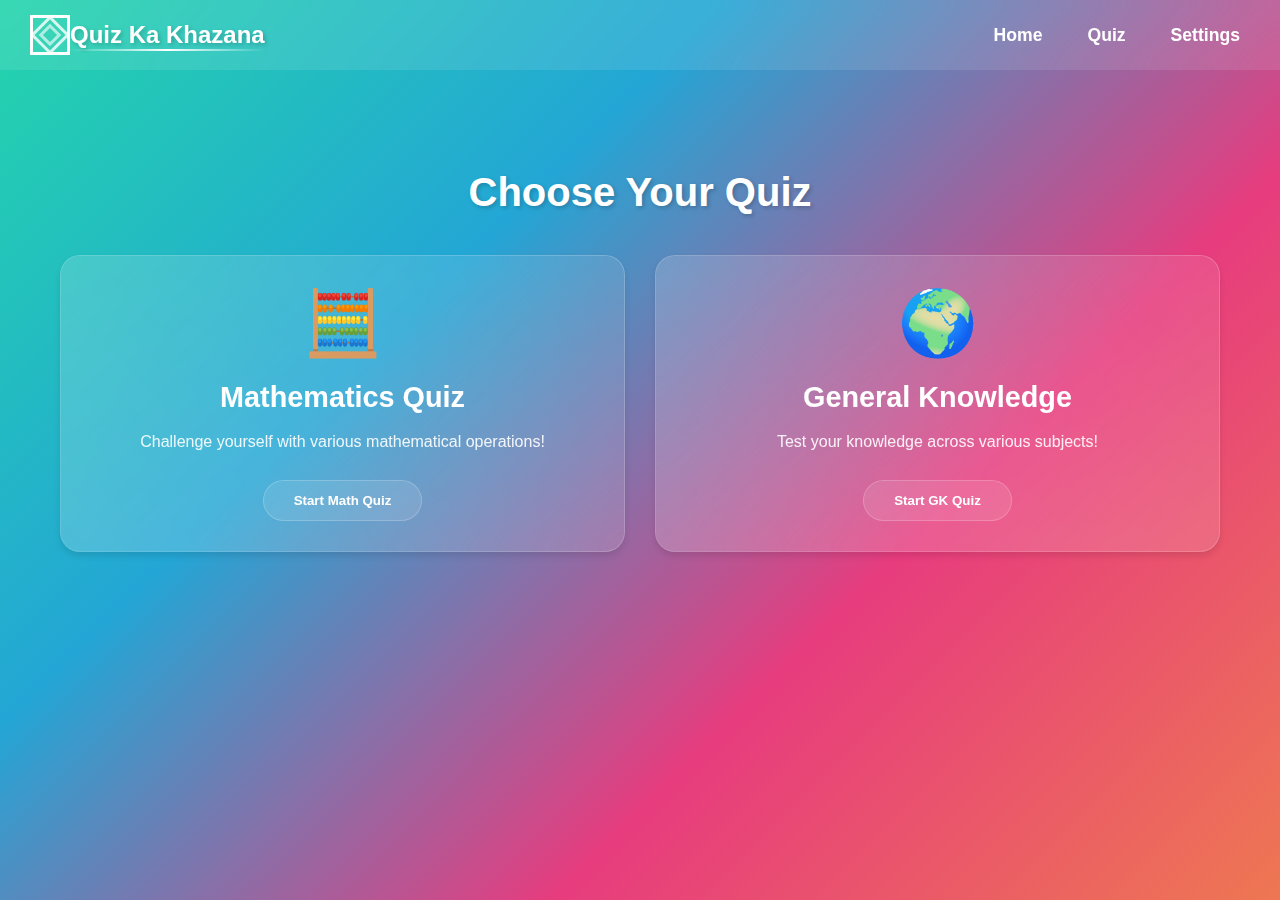
<file: Maths Quiz/quiz.html>
<!DOCTYPE html>
<html lang="en">
<head>
    <meta charset="UTF-8">
    <meta name="viewport" content="width=device-width, initial-scale=1.0">
    <title>Quiz Ka Khazana - Choose Quiz</title>
    <style>
        * {
            margin: 0;
            padding: 0;
            box-sizing: border-box;
        }

        body {
            font-family: 'Poppins', sans-serif;
            min-height: 100vh;
            background: linear-gradient(-45deg, #ee7752, #e73c7e, #23a6d5, #23d5ab);
            background-size: 400% 400%;
            animation: gradient 15s ease infinite;
            color: white;
        }

        @keyframes gradient {
            0% {
                background-position: 0% 50%;
            }
            50% {
                background-position: 100% 50%;
            }
            100% {
                background-position: 0% 50%;
            }
        }

        /* Navigation Styles */
        .navbar {
            display: flex;
            align-items: center;
            justify-content: space-between;
            padding: 15px 30px;
        }

        .logo-container {
            display: flex;
            align-items: center;
        }

        .nav-links {
            display: flex;
            align-items: center;
            gap: 25px;
            margin-left: auto;
        }

        .nav-links a {
            text-decoration: none;
            color: white;
            font-weight: 600;
            font-size: 1.1em;
            transition: all 0.3s ease;
            position: relative;
            padding: 5px 10px;
        }

        .nav-links a::after {
            content: '';
            position: absolute;
            width: 0;
            height: 2px;
            bottom: 0;
            left: 0;
            background-color: white;
            transition: width 0.3s ease;
        }

        .nav-links a:hover::after {
            width: 100%;
        }

        /* Quiz Cards Container */
        .quiz-container {
            padding-top: 100px;
            max-width: 1200px;
            margin: 0 auto;
            padding: 100px 20px 50px;
            position: relative;
        }

        .quiz-cards {
            display: grid;
            grid-template-columns: repeat(auto-fit, minmax(300px, 1fr));
            gap: 30px;
            margin-top: 30px;
            position: relative;
            z-index: 1;
        }

        .quiz-card {
            background: rgba(255, 255, 255, 0.1);
            backdrop-filter: blur(10px);
            border: 1px solid rgba(255, 255, 255, 0.2);
            border-radius: 20px;
            padding: 30px;
            text-align: center;
            transition: all 0.3s ease;
            position: relative;
            overflow: hidden;
        }

        .quiz-card::before {
            content: '';
            position: absolute;
            top: 0;
            left: 0;
            width: 100%;
            height: 100%;
            background: linear-gradient(45deg, 
                rgba(255,255,255,0.1) 0%, 
                rgba(255,255,255,0) 100%);
            z-index: 0;
        }

        .quiz-card:hover {
            transform: translateY(-10px);
            box-shadow: 0 20px 40px rgba(0,0,0,0.2);
            border-color: rgba(255,255,255,0.4);
        }

        .quiz-icon {
            font-size: 4em;
            margin-bottom: 20px;
            position: relative;
            z-index: 1;
        }

        .quiz-title {
            font-size: 1.8em;
            color: white;
            margin-bottom: 15px;
            position: relative;
            z-index: 1;
        }

        .quiz-description {
            color: rgba(255,255,255,0.9);
            margin-bottom: 25px;
            line-height: 1.6;
            position: relative;
            z-index: 1;
        }

        .start-quiz-btn {
            display: inline-block;
            padding: 12px 30px;
            background: rgba(255,255,255,0.2);
            color: white;
            text-decoration: none;
            border-radius: 25px;
            font-weight: 600;
            transition: all 0.3s ease;
            border: 1px solid rgba(255,255,255,0.3);
            position: relative;
            z-index: 1;
        }

        .start-quiz-btn:hover {
            background: rgba(255,255,255,0.3);
            transform: scale(1.05);
            box-shadow: 0 5px 15px rgba(0,0,0,0.2);
        }

        .page-title {
            text-align: center;
            color: white;
            font-size: 2.5em;
            margin-bottom: 40px;
            text-shadow: 2px 2px 4px rgba(0,0,0,0.2);
            position: relative;
        }

        /* Responsive Design */
        @media screen and (max-width: 768px) {
            .navbar {
                padding: 15px;
            }

            .nav-links {
                gap: 15px;
            }

            .nav-links a {
                font-size: 1em;
                padding: 5px;
            }

            .quiz-cards {
                grid-template-columns: 1fr;
                padding: 0 20px;
            }

            .page-title {
                font-size: 2em;
                padding: 0 20px;
            }

            .quiz-card {
                margin: 0 auto;
                max-width: 400px;
            }
        }

        @media screen and (max-width: 480px) {
            .navbar {
                flex-direction: column;
                gap: 15px;
            }

            .nav-links {
                gap: 10px;
                margin-left: 0;
                justify-content: center;
                width: 100%;
            }

            .nav-links a {
                font-size: 1em;
                padding: 5px;
            }

            .page-title {
                font-size: 1.8em;
            }

            .quiz-icon {
                font-size: 3em;
            }

            .quiz-title {
                font-size: 1.5em;
            }
        }

        /* Add these new styles for the popup */
        .popup-overlay {
            display: none;
            position: fixed;
            top: 0;
            left: 0;
            width: 100%;
            height: 100%;
            background: rgba(0, 0, 0, 0.8);
            z-index: 1000;
            justify-content: center;
            align-items: center;
        }

        .popup {
            background: rgba(255, 255, 255, 0.95);
            padding: 30px;
            border-radius: 20px;
            text-align: center;
            max-width: 400px;
            width: 90%;
            position: relative;
            animation: popupAnimation 0.3s ease-out;
        }

        @keyframes popupAnimation {
            from {
                transform: scale(0.7);
                opacity: 0;
            }
            to {
                transform: scale(1);
                opacity: 1;
            }
        }

        .popup h2 {
            color: #333;
            margin-bottom: 15px;
            font-size: 1.8em;
        }

        .popup p {
            color: #666;
            margin-bottom: 25px;
            line-height: 1.6;
        }

        .popup-close {
            position: absolute;
            top: 10px;
            right: 15px;
            font-size: 24px;
            color: #999;
            cursor: pointer;
            border: none;
            background: none;
            padding: 5px;
        }

        .popup-close:hover {
            color: #333;
        }

        .popup-btn {
            position: relative;
            overflow: hidden;
            background: linear-gradient(-45deg, #ee7752, #e73c7e, #23a6d5, #23d5ab);
            background-size: 300% 300%;
            animation: gradientBG 3s ease infinite;
            color: white;
            border: none;
            padding: 12px 30px;
            border-radius: 25px;
            font-size: 1.1em;
            cursor: pointer;
            transition: transform 0.3s ease;
            font-weight: bold;
        }

        @keyframes gradientBG {
            0% {
                background-position: 0% 50%;
            }
            50% {
                background-position: 100% 50%;
            }
            100% {
                background-position: 0% 50%;
            }
        }

        .popup-btn .button-text {
            position: relative;
            z-index: 1;
        }

        .popup-btn .loading-spinner {
            position: absolute;
            top: 50%;
            left: 50%;
            transform: translate(-50%, -50%);
            width: 20px;
            height: 20px;
            border: 3px solid rgba(255, 255, 255, 0.3);
            border-radius: 50%;
            border-top-color: #fff;
            opacity: 0;
            visibility: hidden;
            animation: spin 1s linear infinite;
            transition: opacity 0.3s, visibility 0.3s;
        }

        @keyframes spin {
            to {
                transform: translate(-50%, -50%) rotate(360deg);
            }
        }

        .popup-btn.loading .button-text {
            opacity: 0;
        }

        .popup-btn.loading .loading-spinner {
            opacity: 1;
            visibility: visible;
        }

        /* Add shine effect */
        .popup-btn::after {
            content: '';
            position: absolute;
            top: -50%;
            left: -50%;
            width: 200%;
            height: 200%;
            background: linear-gradient(
                to right,
                rgba(255, 255, 255, 0) 0%,
                rgba(255, 255, 255, 0.3) 50%,
                rgba(255, 255, 255, 0) 100%
            );
            transform: rotate(45deg);
            animation: shine 3s infinite;
        }

        @keyframes shine {
            0% {
                transform: translateX(-100%) rotate(45deg);
            }
            100% {
                transform: translateX(100%) rotate(45deg);
            }
        }

        /* Updated logo styles */
        .logo {
            width: 40px;
            height: 40px;
            position: relative;
            animation: logoFloat 3s ease-in-out infinite;
        }

        @keyframes logoFloat {
            0%, 100% { transform: translateY(0); }
            50% { transform: translateY(-5px); }
        }

        .logo-box {
            position: absolute;
            width: 100%;
            height: 100%;
            border: 3px solid #fff;
            animation: rotateLogo 6s linear infinite;
        }

        .logo-box:nth-child(1) {
            transform: rotate(0deg);
            animation-duration: 4s;
            border-color: #fff;
        }

        .logo-box:nth-child(2) {
            transform: rotate(45deg);
            width: 70%;
            height: 70%;
            left: 15%;
            top: 15%;
            animation-duration: 3s;
            animation-direction: reverse;
            border-color: rgba(255, 255, 255, 0.8);
        }

        .logo-box:nth-child(3) {
            transform: rotate(-45deg);
            width: 40%;
            height: 40%;
            left: 30%;
            top: 30%;
            animation-duration: 2s;
            border-color: rgba(255, 255, 255, 0.6);
        }

        @keyframes rotateLogo {
            0% { transform: rotate(0deg); }
            100% { transform: rotate(360deg); }
        }

        .logo-text {
            font-size: 1.5em;
            font-weight: bold;
            color: white;
            text-decoration: none;
            position: relative;
            text-shadow: 2px 2px 4px rgba(0,0,0,0.2);
        }

        .logo-text::after {
            content: '';
            position: absolute;
            bottom: -2px;
            left: 0;
            width: 100%;
            height: 2px;
            background: linear-gradient(90deg, transparent, #fff, transparent);
            animation: shimmer 2s infinite;
        }

        @keyframes shimmer {
            0% { transform: translateX(-100%); }
            100% { transform: translateX(100%); }
        }

        /* Dark Mode Variables */
        :root {
            --background: linear-gradient(-45deg, #ee7752, #e73c7e, #23a6d5, #23d5ab);
            --card-bg: rgba(255, 255, 255, 0.1);
            --text-color: white;
            --card-border: rgba(255, 255, 255, 0.2);
            --nav-bg: rgba(255, 255, 255, 0.1);
            --card-shadow: rgba(0, 0, 0, 0.1);
            
            /* Add transition for all variables */
            transition: all 0.5s ease-in-out;
        }

        [data-theme="dark"] {
            --background: #1a1a1a;
            --card-bg: rgba(0, 0, 0, 0.3);
            --text-color: #e0e0e0;
            --card-border: rgba(255, 255, 255, 0.1);
            --nav-bg: rgba(0, 0, 0, 0.3);
            --card-shadow: rgba(0, 0, 0, 0.3);
        }

        /* Add universal transition */
        * {
            transition: background-color 0.5s ease-in-out,
                        color 0.5s ease-in-out,
                        border-color 0.5s ease-in-out,
                        box-shadow 0.5s ease-in-out;
        }

        body {
            background: var(--background);
            background-size: 400% 400%;
            color: var(--text-color);
            min-height: 100vh;
            transition: background 0.5s ease-in-out, 
                        color 0.5s ease-in-out;
        }

        .navbar {
            background: var(--nav-bg);
            backdrop-filter: blur(10px);
            transition: background-color 0.5s ease-in-out;
        }

        .quiz-card {
            background: var(--card-bg);
            border: 1px solid var(--card-border);
            box-shadow: 0 4px 6px var(--card-shadow);
            transition: all 0.5s ease-in-out;
        }

        .quiz-card:hover {
            transform: translateY(-5px);
            box-shadow: 0 8px 15px var(--card-shadow);
        }

        .quiz-title {
            color: var(--text-color);
            transition: color 0.5s ease-in-out;
        }

        .quiz-description {
            color: var(--text-color);
            opacity: 0.9;
            transition: color 0.5s ease-in-out;
        }

        .start-quiz-btn {
            background: var(--card-bg);
            color: var(--text-color);
            border: 1px solid var(--card-border);
            transition: all 0.5s ease-in-out;
        }

        .start-quiz-btn:hover {
            background: var(--nav-bg);
            box-shadow: 0 5px 15px var(--card-shadow);
        }

        /* Popup styles with transitions */
        .popup-overlay {
            transition: opacity 0.5s ease-in-out;
        }

        .popup {
            background: var(--card-bg);
            backdrop-filter: blur(10px);
            border: 1px solid var(--card-border);
            transition: all 0.5s ease-in-out;
        }

        .popup h2 {
            color: var(--text-color);
            transition: color 0.5s ease-in-out;
        }

        .popup p {
            color: var(--text-color);
            opacity: 0.9;
            transition: color 0.5s ease-in-out;
        }

        .popup-btn {
            background: var(--card-bg);
            color: var(--text-color);
            border: 1px solid var(--card-border);
            transition: all 0.5s ease-in-out;
        }

        /* Animation for showing popup */
        @keyframes fadeIn {
            from {
                opacity: 0;
                transform: translateY(-20px);
            }
            to {
                opacity: 1;
                transform: translateY(0);
            }
        }

        .popup {
            animation: fadeIn 0.5s ease-out;
        }

        /* Update gradient animation to be smoother */
        @keyframes gradient {
            0% {
                background-position: 0% 50%;
            }
            50% {
                background-position: 100% 50%;
            }
            100% {
                background-position: 0% 50%;
            }
        }

        /* Responsive styles with transitions */
        @media screen and (max-width: 768px) {
            .quiz-card {
                background: var(--card-bg);
                transition: all 0.5s ease-in-out;
            }
        }

        /* Add animated background for dark mode */
        [data-theme="dark"] {
            --background: #1a1a1a;
            --card-bg: rgba(0, 0, 0, 0.3);
            --text-color: #e0e0e0;
            --card-border: rgba(255, 255, 255, 0.1);
            --nav-bg: rgba(0, 0, 0, 0.3);
            --card-shadow: rgba(0, 0, 0, 0.3);
        }

        /* Dark mode animated background */
        .dark-mode-bg {
            display: none;
            position: fixed;
            top: 0;
            left: 0;
            right: 0;
            bottom: 0;
            z-index: -1;
            overflow: hidden;
        }

        [data-theme="dark"] .dark-mode-bg {
            display: block;
        }

        .dark-mode-bg .stars {
            position: absolute;
            width: 100%;
            height: 100%;
            background: url('[data-uri]') repeat;
            animation: stars-move 100s linear infinite;
            opacity: 0.3;
        }

        .dark-mode-bg .glow {
            position: absolute;
            width: 100%;
            height: 100%;
            background: radial-gradient(circle at 50% 50%, 
                rgba(76, 0, 255, 0.1), 
                rgba(0, 183, 255, 0.1), 
                transparent 60%);
            animation: glow-pulse 8s ease-in-out infinite;
        }

        .dark-mode-bg .circles {
            position: absolute;
            width: 100%;
            height: 100%;
        }

        .circle {
            position: absolute;
            border-radius: 50%;
            background: linear-gradient(45deg, rgba(76, 0, 255, 0.1), rgba(0, 183, 255, 0.1));
            animation: circle-float infinite ease-in-out;
        }

        .circle:nth-child(1) {
            width: 300px;
            height: 300px;
            top: 20%;
            left: 10%;
            animation-duration: 15s;
        }

        .circle:nth-child(2) {
            width: 200px;
            height: 200px;
            top: 40%;
            right: 20%;
            animation-duration: 12s;
            animation-delay: -3s;
        }

        .circle:nth-child(3) {
            width: 150px;
            height: 150px;
            bottom: 30%;
            left: 30%;
            animation-duration: 10s;
            animation-delay: -6s;
        }

        @keyframes stars-move {
            from {
                background-position: 0 0;
            }
            to {
                background-position: 10000px 5000px;
            }
        }

        @keyframes glow-pulse {
            0%, 100% {
                opacity: 0.3;
                transform: scale(1);
            }
            50% {
                opacity: 0.5;
                transform: scale(1.2);
            }
        }

        @keyframes circle-float {
            0%, 100% {
                transform: translate(0, 0) rotate(0deg);
            }
            25% {
                transform: translate(50px, 50px) rotate(90deg);
            }
            50% {
                transform: translate(0, 100px) rotate(180deg);
            }
            75% {
                transform: translate(-50px, 50px) rotate(270deg);
            }
        }

        /* Update body style */
        body {
            background: var(--background);
            color: var(--text-color);
            position: relative;
            min-height: 100vh;
            transition: all 0.5s ease-in-out;
        }

        /* Ensure content stays above background */
        .navbar, .quiz-container {
            position: relative;
            z-index: 1;
        }
    </style>
</head>
<body>
    <nav class="navbar">
        <div class="logo-container">
            <div class="logo">
                <div class="logo-box"></div>
                <div class="logo-box"></div>
                <div class="logo-box"></div>
            </div>
            <a href="home.html" class="logo-text">Quiz Ka Khazana</a>
        </div>
        <div class="nav-links">
            <a href="home.html">Home</a>
            <a href="quiz.html">Quiz</a>
            <a href="settings.html">Settings</a>
        </div>
    </nav>

    <div class="quiz-container">
        <h1 class="page-title">Choose Your Quiz</h1>
        <div class="quiz-cards">
            <div class="quiz-card">
                <div class="quiz-icon">🧮</div>
                <h2 class="quiz-title">Mathematics Quiz</h2>
                <p class="quiz-description">Challenge yourself with various mathematical operations!</p>
                <button class="start-quiz-btn" onclick="window.location.href='mathquiz.html'">Start Math Quiz</button>
            </div>

            <div class="quiz-card">
                <div class="quiz-icon">🌍</div>
                <h2 class="quiz-title">General Knowledge</h2>
                <p class="quiz-description">Test your knowledge across various subjects!</p>
                <button class="start-quiz-btn" onclick="showPopup()">Start GK Quiz</button>
            </div>
        </div>
    </div>

    <!-- Update the popup section -->
    <div class="popup-overlay" id="popupOverlay">
        <div class="popup">
            <button class="popup-close" onclick="closePopup()">×</button>
            <h2>Coming Soon!</h2>
            <p>The General Knowledge Quiz is currently under development. Meanwhile, you can try our Mathematics Quiz for an exciting learning experience!</p>
            <button class="popup-btn" onclick="window.location.href='mathquiz.html'">
                <span class="button-text">Start Math Quiz</span>
                <div class="loading-spinner"></div>
            </button>
        </div>
    </div>

    <!-- Add this audio element at the end of the body -->
    <audio id="clickSound" preload="auto">
        <source src="https://assets.mixkit.co/active_storage/sfx/2571/2571-preview.mp3" type="audio/mpeg">
    </audio>

    <!-- Add this HTML right after the body tag -->
    <div class="dark-mode-bg">
        <div class="stars"></div>
        <div class="glow"></div>
        <div class="circles">
            <div class="circle"></div>
            <div class="circle"></div>
            <div class="circle"></div>
        </div>
    </div>

    <!-- Update the existing script -->
    <script>
        // Sound utility
        const clickSound = document.getElementById('clickSound');
        
        function playClickSound() {
            // Reset the audio to start
            clickSound.currentTime = 0;
            // Set volume (0.0 to 1.0)
            clickSound.volume = 0.2;
            // Play the sound
            clickSound.play().catch(error => {
                // Handle any autoplay restrictions
                console.log("Audio playback failed:", error);
            });
        }

        // Add click sound to all buttons and links
        document.addEventListener('DOMContentLoaded', function() {
            // Add sound to navigation links
            const navLinks = document.querySelectorAll('.nav-links a');
            navLinks.forEach(link => {
                link.addEventListener('click', playClickSound);
            });

            // Add sound to all buttons
            const buttons = document.querySelectorAll('button');
            buttons.forEach(button => {
                button.addEventListener('click', playClickSound);
            });

            // Add sound to quiz card links
            const quizLinks = document.querySelectorAll('.start-quiz-btn');
            quizLinks.forEach(link => {
                link.addEventListener('click', playClickSound);
            });

            // Add sound to popup buttons
            const popupButtons = document.querySelectorAll('.popup-btn');
            popupButtons.forEach(button => {
                button.addEventListener('click', playClickSound);
            });
        });

        // Update the navigation functions
        function showPopup() {
            document.getElementById('popupOverlay').style.display = 'flex';
        }

        function closePopup() {
            document.getElementById('popupOverlay').style.display = 'none';
        }

        // Direct navigation function
        function goToMathQuiz() {
            window.location.href = 'mathquiz.html';
        }

        // Check and apply dark mode on page load
        document.addEventListener('DOMContentLoaded', function() {
            // Add a class to body after load to trigger transitions
            document.body.classList.add('transitions-enabled');
            
            const savedSettings = localStorage.getItem('quizSettings');
            if (savedSettings) {
                const settings = JSON.parse(savedSettings);
                if (settings.darkMode) {
                    document.documentElement.setAttribute('data-theme', 'dark');
                    initDarkModeAnimation();
                }
            }
        });

        // Smooth theme transition handler
        window.addEventListener('storage', function(e) {
            if (e.key === 'settingsUpdated') {
                const settings = JSON.parse(localStorage.getItem('quizSettings'));
                // Add transition class before theme change
                document.documentElement.classList.add('theme-transition');
                
                document.documentElement.setAttribute('data-theme', 
                    settings.darkMode ? 'dark' : 'light');
                    
                // Remove transition class after animation
                setTimeout(() => {
                    document.documentElement.classList.remove('theme-transition');
                }, 500);

                if (settings.darkMode) {
                    initDarkModeAnimation();
                }
            }
        });

        function initDarkModeAnimation() {
            // Add any additional animation initialization if needed
            const circles = document.querySelectorAll('.circle');
            circles.forEach(circle => {
                circle.style.animationPlayState = 'running';
            });
        }
    </script>
</body>
</html>
</file>
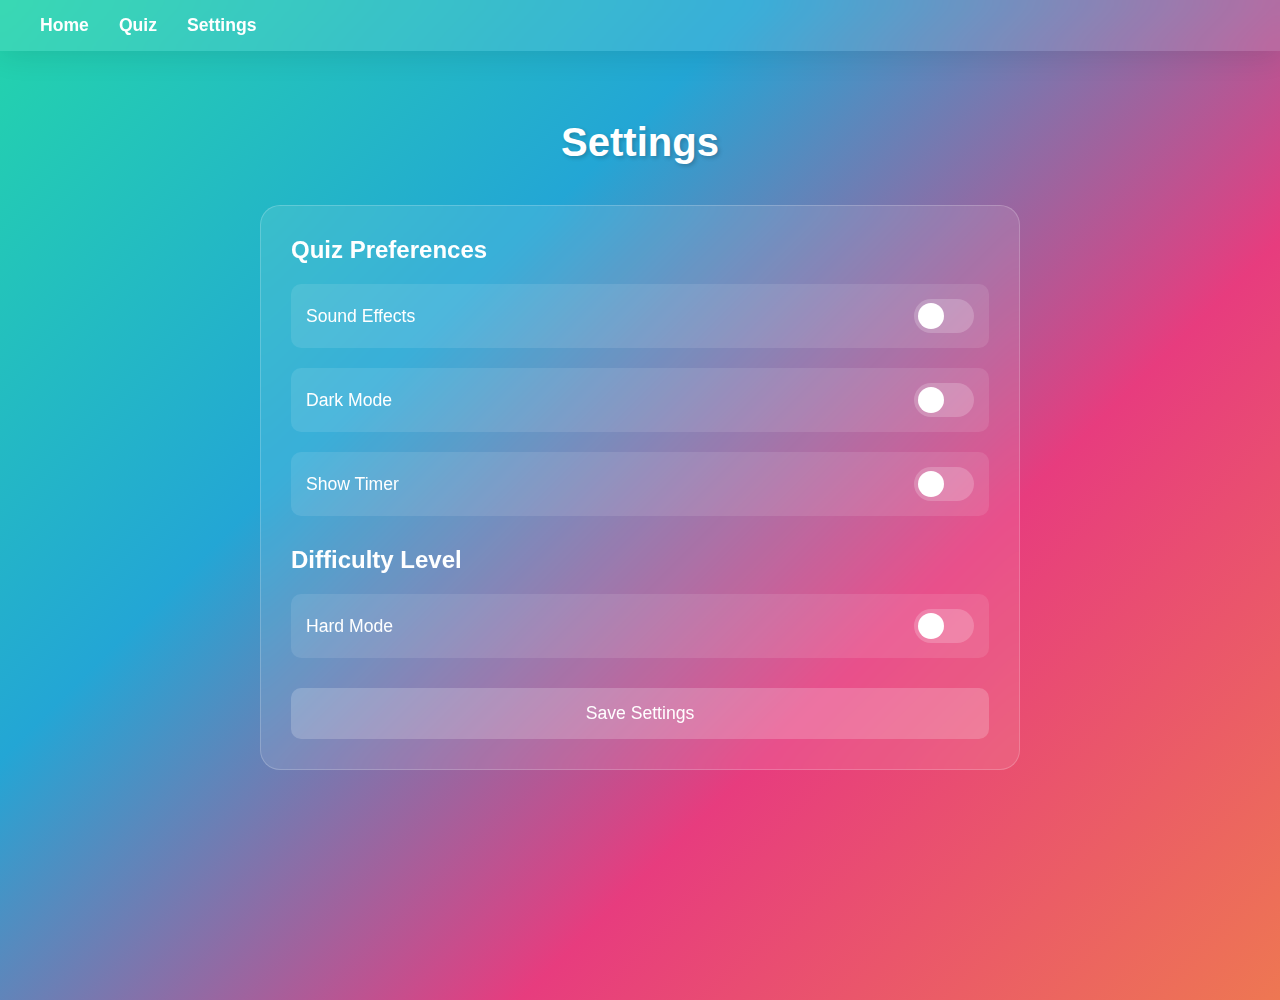
<file: Maths Quiz/settings.html>
<!DOCTYPE html>
<html lang="en">
<head>
    <meta charset="UTF-8">
    <meta name="viewport" content="width=device-width, initial-scale=1.0">
    <title>Settings - Quiz Ka Khazana</title>
    <style>
        * {
            margin: 0;
            padding: 0;
            box-sizing: border-box;
        }

        body {
            font-family: 'Poppins', sans-serif;
            min-height: 100vh;
            background: linear-gradient(-45deg, #ee7752, #e73c7e, #23a6d5, #23d5ab);
            background-size: 400% 400%;
            animation: gradient 15s ease infinite;
            color: white;
        }

        @keyframes gradient {
            0% { background-position: 0% 50%; }
            50% { background-position: 100% 50%; }
            100% { background-position: 0% 50%; }
        }

        /* Navigation Styles */
        .navbar {
            background: rgba(255, 255, 255, 0.1);
            backdrop-filter: blur(10px);
            padding: 15px 30px;
            box-shadow: 0 4px 30px rgba(0, 0, 0, 0.1);
            position: fixed;
            width: 100%;
            top: 0;
            z-index: 1000;
        }

        .nav-links {
            max-width: 1200px;
            margin: 0 auto;
            display: flex;
            align-items: center;
        }

        .nav-links a {
            text-decoration: none;
            color: white;
            font-weight: 600;
            font-size: 1.1em;
            margin-right: 30px;
            transition: all 0.3s ease;
            position: relative;
        }

        .nav-links a::after {
            content: '';
            position: absolute;
            width: 0;
            height: 2px;
            bottom: -5px;
            left: 0;
            background-color: white;
            transition: width 0.3s ease;
        }

        .nav-links a:hover::after {
            width: 100%;
        }

        /* Settings Container */
        .settings-container {
            max-width: 800px;
            margin: 100px auto 50px;
            padding: 20px;
        }

        .settings-card {
            background: rgba(255, 255, 255, 0.1);
            backdrop-filter: blur(10px);
            border-radius: 20px;
            padding: 30px;
            margin-bottom: 20px;
            border: 1px solid rgba(255, 255, 255, 0.2);
        }

        .settings-title {
            text-align: center;
            font-size: 2.5em;
            margin-bottom: 40px;
            text-shadow: 2px 2px 4px rgba(0,0,0,0.2);
        }

        .settings-section {
            margin-bottom: 30px;
        }

        .settings-section h2 {
            font-size: 1.5em;
            margin-bottom: 20px;
            color: white;
        }

        /* Settings Controls */
        .setting-item {
            display: flex;
            align-items: center;
            justify-content: space-between;
            margin-bottom: 20px;
            padding: 15px;
            background: rgba(255, 255, 255, 0.05);
            border-radius: 10px;
        }

        .setting-label {
            font-size: 1.1em;
        }

        /* Toggle Switch */
        .switch {
            position: relative;
            display: inline-block;
            width: 60px;
            height: 34px;
        }

        .switch input {
            opacity: 0;
            width: 0;
            height: 0;
        }

        .slider {
            position: absolute;
            cursor: pointer;
            top: 0;
            left: 0;
            right: 0;
            bottom: 0;
            background-color: rgba(255, 255, 255, 0.2);
            transition: .4s;
            border-radius: 34px;
        }

        .slider:before {
            position: absolute;
            content: "";
            height: 26px;
            width: 26px;
            left: 4px;
            bottom: 4px;
            background-color: white;
            transition: .4s;
            border-radius: 50%;
        }

        input:checked + .slider {
            background-color: #2ecc71;
        }

        input:checked + .slider:before {
            transform: translateX(26px);
        }

        /* Save Button */
        .save-btn {
            display: block;
            width: 100%;
            padding: 15px;
            background: rgba(255, 255, 255, 0.2);
            border: none;
            border-radius: 10px;
            color: white;
            font-size: 1.1em;
            cursor: pointer;
            transition: all 0.3s ease;
            margin-top: 20px;
        }

        .save-btn:hover {
            background: rgba(255, 255, 255, 0.3);
            transform: translateY(-2px);
        }

        /* Responsive Design */
        @media screen and (max-width: 768px) {
            .settings-container {
                padding: 15px;
            }

            .settings-title {
                font-size: 2em;
            }

            .setting-item {
                flex-direction: column;
                text-align: center;
                gap: 15px;
            }
        }

        /* Dark Mode Styles */
        :root {
            --background: linear-gradient(-45deg, #ee7752, #e73c7e, #23a6d5, #23d5ab);
            --card-bg: rgba(255, 255, 255, 0.1);
            --text-color: white;
            --card-border: rgba(255, 255, 255, 0.2);
        }

        [data-theme="dark"] {
            --background: linear-gradient(-45deg, #1a1a1a, #2c3e50, #2c3e50, #1a1a1a);
            --card-bg: rgba(0, 0, 0, 0.3);
            --text-color: #e0e0e0;
            --card-border: rgba(255, 255, 255, 0.1);
        }

        body {
            background: var(--background);
            color: var(--text-color);
        }

        .settings-card {
            background: var(--card-bg);
            border-color: var(--card-border);
        }

        .setting-item {
            background: var(--card-bg);
        }
    </style>
</head>
<body>
    <nav class="navbar">
        <div class="nav-links">
            <a href="home.html">Home</a>
            <a href="quiz.html">Quiz</a>
            <a href="settings.html">Settings</a>
        </div>
    </nav>

    <div class="settings-container">
        <h1 class="settings-title">Settings</h1>
        
        <div class="settings-card">
            <div class="settings-section">
                <h2>Quiz Preferences</h2>
                <div class="setting-item">
                    <span class="setting-label">Sound Effects</span>
                    <label class="switch">
                        <input type="checkbox" id="soundToggle">
                        <span class="slider"></span>
                    </label>
                </div>
                <div class="setting-item">
                    <span class="setting-label">Dark Mode</span>
                    <label class="switch">
                        <input type="checkbox" id="darkModeToggle">
                        <span class="slider"></span>
                    </label>
                </div>
                <div class="setting-item">
                    <span class="setting-label">Show Timer</span>
                    <label class="switch">
                        <input type="checkbox" id="timerToggle">
                        <span class="slider"></span>
                    </label>
                </div>
            </div>

            <div class="settings-section">
                <h2>Difficulty Level</h2>
                <div class="setting-item">
                    <span class="setting-label">Hard Mode</span>
                    <label class="switch">
                        <input type="checkbox" id="hardModeToggle">
                        <span class="slider"></span>
                    </label>
                </div>
            </div>

            <button class="save-btn" onclick="saveSettings()">Save Settings</button>
        </div>
    </div>

    <script>
        // Settings Configuration
        const settings = {
            soundEnabled: true,
            darkMode: false,
            showTimer: true,
            hardMode: false
        };

        // Get all setting toggles
        const soundToggle = document.getElementById('soundToggle');
        const darkModeToggle = document.getElementById('darkModeToggle');
        const timerToggle = document.getElementById('timerToggle');
        const hardModeToggle = document.getElementById('hardModeToggle');

        // Load settings on page load
        document.addEventListener('DOMContentLoaded', function() {
            loadSettings();
            applySettings();
        });

        // Save all settings
        function saveSettings() {
            settings.soundEnabled = soundToggle.checked;
            settings.darkMode = darkModeToggle.checked;
            settings.showTimer = timerToggle.checked;
            settings.hardMode = hardModeToggle.checked;

            // Save to localStorage
            localStorage.setItem('quizSettings', JSON.stringify(settings));

            // Apply settings immediately
            applySettings();

            // Show save confirmation
            const saveBtn = document.querySelector('.save-btn');
            saveBtn.style.background = '#2ecc71';
            saveBtn.textContent = 'Settings Saved!';
            
            // Play sound if enabled
            if (settings.soundEnabled) {
                playClickSound();
            }
            
            setTimeout(() => {
                saveBtn.style.background = '';
                saveBtn.textContent = 'Save Settings';
            }, 2000);
        }

        // Load settings from localStorage
        function loadSettings() {
            const savedSettings = localStorage.getItem('quizSettings');
            if (savedSettings) {
                const parsed = JSON.parse(savedSettings);
                Object.assign(settings, parsed);

                // Update toggle switches
                soundToggle.checked = settings.soundEnabled;
                darkModeToggle.checked = settings.darkMode;
                timerToggle.checked = settings.showTimer;
                hardModeToggle.checked = settings.hardMode;
            }
        }

        // Apply settings to the page
        function applySettings() {
            // Dark Mode
            document.documentElement.setAttribute('data-theme', 
                settings.darkMode ? 'dark' : 'light');

            // Timer Visibility
            const timerElements = document.querySelectorAll('.timer');
            timerElements.forEach(timer => {
                timer.style.display = settings.showTimer ? 'block' : 'none';
            });

            // Hard Mode (if applicable)
            if (settings.hardMode) {
                document.body.classList.add('hard-mode');
            } else {
                document.body.classList.remove('hard-mode');
            }

            // Broadcast settings change to other pages
            localStorage.setItem('settingsUpdated', Date.now().toString());
        }

        // Add event listeners for real-time updates
        soundToggle.addEventListener('change', saveSettings);
        darkModeToggle.addEventListener('change', saveSettings);
        timerToggle.addEventListener('change', saveSettings);
        hardModeToggle.addEventListener('change', saveSettings);
    </script>
</body>
</html>
</file>
<file: Maths Quiz/style.css>
* {
    margin: 0;
    padding: 0;
    box-sizing: border-box;
}

body {
    font-family: Arial, sans-serif;
    background-color: #f0f0f0;
    display: flex;
    justify-content: center;
    align-items: center;
    min-height: 100vh;
}

.container {
    background-color: white;
    border-radius: 10px;
    padding: 20px;
    box-shadow: 0 0 10px rgba(0, 0, 0, 0.1);
    width: 90%;
    max-width: 500px;
}

h1 {
    text-align: center;
    color: #333;
    margin-bottom: 20px;
}

.quiz-header {
    display: flex;
    justify-content: space-between;
    align-items: center;
    margin-bottom: 20px;
}

#question {
    font-size: 24px;
    font-weight: bold;
}

#score {
    font-weight: bold;
    color: #2ecc71;
}

input {
    width: 100%;
    padding: 10px;
    margin-bottom: 10px;
    border: 2px solid #ddd;
    border-radius: 5px;
    font-size: 16px;
}

button {
    width: 100%;
    padding: 10px;
    background-color: #3498db;
    color: white;
    border: none;
    border-radius: 5px;
    cursor: pointer;
    font-size: 16px;
    transition: background-color 0.3s;
}

button:hover {
    background-color: #2980b9;
}

#feedback {
    text-align: center;
    margin-top: 10px;
    font-weight: bold;
}

.correct {
    color: #2ecc71;
}

.incorrect {
    color: #e74c3c;
}
</file>
